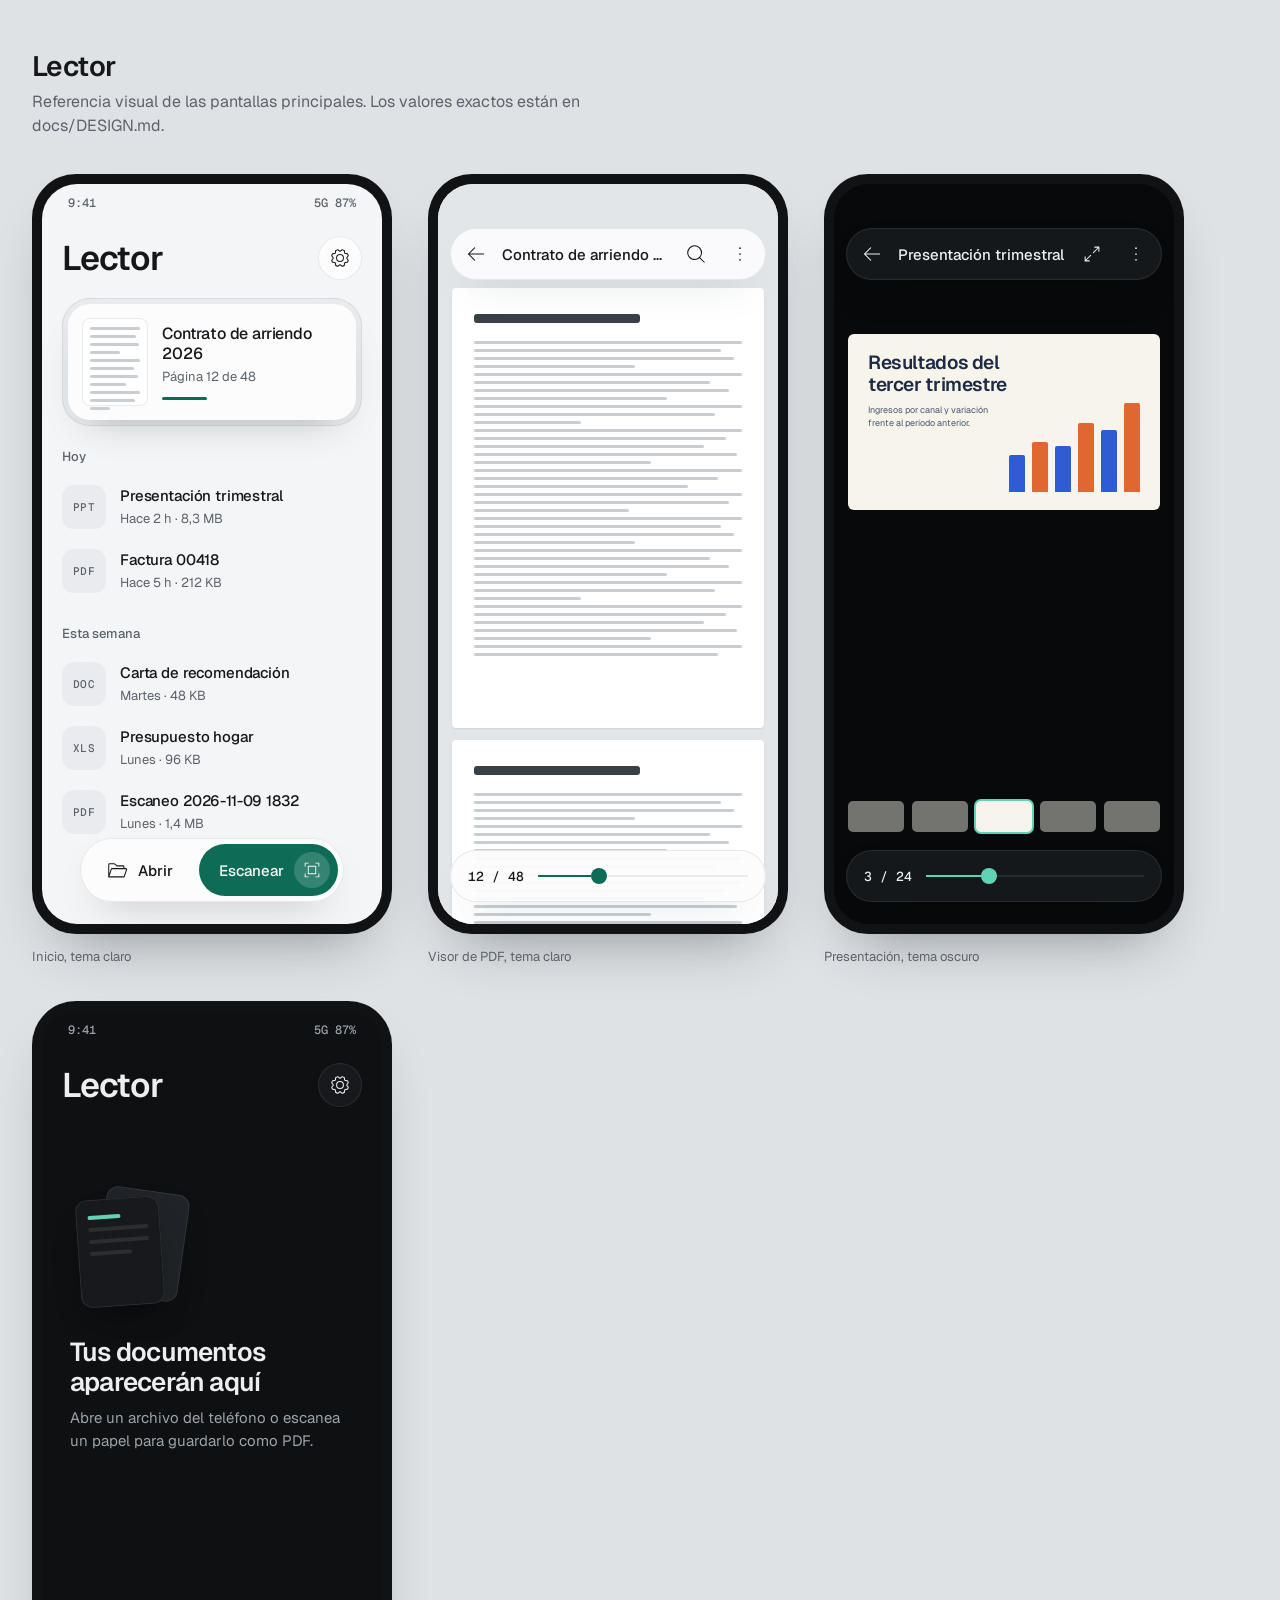
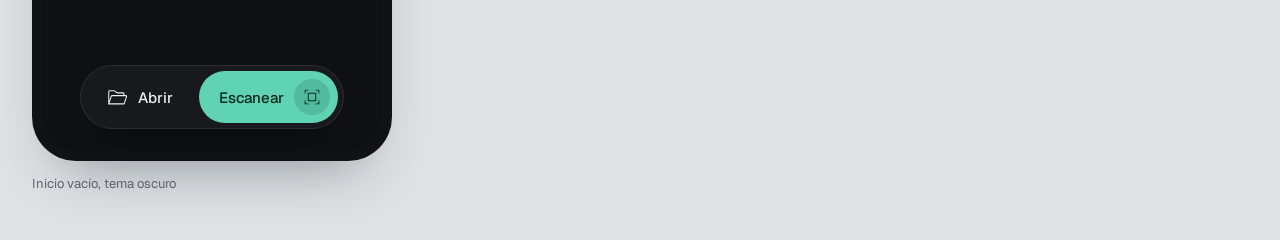
<file: docs/design/mockup.html>
<!doctype html><html lang="es"><head><meta charset="utf-8"><meta name="viewport" content="width=device-width,initial-scale=1"><title>Lector - referencia de diseño</title>
<link href="https://fonts.googleapis.com/css2?family=Geist:wght@400;500;600&family=Geist+Mono:wght@400;500&display=swap" rel="stylesheet"><style>
*{box-sizing:border-box;margin:0}
body{font-family:"Geist",system-ui,sans-serif;background:#DFE2E5;padding:48px 32px;color:#15171A}
h1{font-size:28px;font-weight:600;letter-spacing:-.02em}
.lead{color:#5C636B;margin:6px 0 36px;max-width:60ch;line-height:1.5}
.row{display:flex;gap:36px;flex-wrap:wrap}
figure{display:flex;flex-direction:column;gap:14px}
figcaption{font-size:13px;color:#5C636B}
.phone{width:360px;height:760px;border-radius:44px;padding:10px;background:#101214;box-shadow:0 30px 60px -30px rgba(20,30,40,.45)}
.screen{position:relative;width:100%;height:100%;border-radius:35px;overflow:hidden;background:var(--bg);color:var(--text);
 --bg:#F4F5F6;--surface:#FCFCFD;--sunken:#E9EBEE;--text:#15171A;--muted:#5C636B;--line:rgba(21,23,26,.08);
 --accent:#0E6B56;--on-accent:#F4FBF8;--accent-soft:#DDEEE8;--canvas:#E3E6E9;--shadow:0 18px 40px -22px rgba(20,40,50,.35)}
.dark{--bg:#0E1012;--surface:#17191C;--sunken:#202327;--text:#ECEEF0;--muted:#9BA3AB;--line:rgba(236,238,240,.09);
 --accent:#5FD3B3;--on-accent:#06281F;--accent-soft:#16332C;--canvas:#08090A;--shadow:0 18px 40px -22px rgba(0,0,0,.8)}
.status{height:38px;display:flex;justify-content:space-between;align-items:center;padding:0 26px;font:500 12px "Geist Mono",monospace;color:var(--muted)}
.pad{padding:0 20px}
.top{display:flex;justify-content:space-between;align-items:center;padding:14px 20px 18px}
.top h2{font-size:34px;font-weight:600;letter-spacing:-.035em}
.iconbtn{width:44px;height:44px;border-radius:999px;display:grid;place-items:center;color:var(--text)}
.iconbtn.fill{background:var(--surface);box-shadow:inset 0 0 0 1px var(--line)}
.label{font-size:13px;font-weight:500;color:var(--muted);margin:22px 0 10px}
.bezel{padding:6px;border-radius:28px;background:var(--sunken);box-shadow:inset 0 0 0 1px var(--line)}
.core{border-radius:22px;background:var(--surface);padding:14px;display:flex;gap:14px;align-items:center;box-shadow:var(--shadow)}
.thumb{width:66px;height:88px;border-radius:8px;background:#fff;box-shadow:inset 0 0 0 1px rgba(0,0,0,.08);padding:9px 8px;flex:none}
.thumb i,.page i{display:block;height:3px;border-radius:2px;background:#C9CED3;margin-bottom:5px}
.name{font-size:16px;font-weight:500;letter-spacing:-.01em;line-height:1.25}
.meta{font-size:13px;color:var(--muted);margin-top:4px}
.prog{height:3px;border-radius:2px;background:var(--accent);width:25%;margin-top:12px}
.item{display:flex;gap:14px;align-items:center;padding:10px 0}
.tile{width:44px;height:44px;border-radius:12px;background:var(--sunken);display:grid;place-items:center;font:500 11px "Geist Mono",monospace;letter-spacing:.04em;color:var(--muted);flex:none}
.item .name{font-size:15px}
.dock{position:absolute;left:50%;bottom:22px;transform:translateX(-50%);display:flex;gap:6px;padding:6px;border-radius:999px;background:var(--surface);box-shadow:inset 0 0 0 1px var(--line),var(--shadow)}
.btn{height:52px;border-radius:999px;display:flex;align-items:center;gap:10px;font-size:15px;font-weight:500;padding:0 20px;white-space:nowrap}
.btn.pri{background:var(--accent);color:var(--on-accent);padding-right:8px}
.btn.pri span{width:36px;height:36px;border-radius:999px;background:rgba(255,255,255,.16);display:grid;place-items:center}
.dark .btn.pri span{background:rgba(6,40,31,.14)}
.canvas{position:absolute;inset:0;background:var(--canvas);padding:104px 14px 0}
.page{background:#fff;border-radius:4px;padding:26px 22px;height:440px;margin-bottom:12px;box-shadow:0 1px 2px rgba(0,0,0,.08)}
.page b{display:block;height:9px;width:62%;border-radius:3px;background:#3A4047;margin-bottom:18px}
.bar{position:absolute;left:12px;right:12px;display:flex;align-items:center;border-radius:999px;background:color-mix(in srgb,var(--surface) 94%,transparent);box-shadow:inset 0 0 0 1px var(--line),var(--shadow)}
.bar.t{top:44px;height:52px;padding:0 4px}
.bar.t .ttl{flex:1;font-size:15px;font-weight:500;overflow:hidden;text-overflow:ellipsis;white-space:nowrap;padding:0 4px}
.bar.b{bottom:22px;height:52px;padding:0 18px;gap:14px}
.count{font:500 13px "Geist Mono",monospace;color:var(--text);white-space:nowrap}
.track{flex:1;height:2px;background:var(--line);border-radius:2px;position:relative}
.track::after{content:"";position:absolute;left:25%;top:-7px;width:16px;height:16px;border-radius:99px;background:var(--accent)}
.track::before{content:"";position:absolute;left:0;top:0;height:2px;width:25%;background:var(--accent)}
.slide{aspect-ratio:16/9;background:#F7F4EC;border-radius:6px;margin:150px 14px 0;padding:18px 20px;position:relative;overflow:hidden;color:#1D2A44}
.slide h3{font-size:19px;font-weight:600;letter-spacing:-.02em;max-width:60%;line-height:1.15}
.slide p{font-size:9px;margin-top:8px;max-width:48%;line-height:1.45;color:#48566F}
.bars{position:absolute;right:20px;bottom:18px;display:flex;gap:7px;align-items:flex-end;height:96px}
.bars u{width:16px;background:#2F5BD3;border-radius:2px 2px 0 0}
.bars u:nth-child(2n){background:#E0672F}
.film{position:absolute;left:0;right:0;bottom:92px;display:flex;gap:8px;padding:0 14px}
.film div{flex:1;aspect-ratio:16/9;border-radius:5px;background:#F7F4EC;opacity:.45}
.film .on{opacity:1;box-shadow:0 0 0 2px var(--accent)}
.empty{position:absolute;inset:0;display:flex;flex-direction:column;justify-content:center;padding:0 28px 120px}
.empty h3{font-size:26px;font-weight:600;letter-spacing:-.03em;line-height:1.15}
.empty p{color:var(--muted);margin-top:10px;font-size:15px;line-height:1.5;max-width:28ch}
.stack{position:relative;width:120px;height:120px;margin-bottom:28px}
.stack div{position:absolute;width:84px;height:108px;border-radius:12px;background:var(--surface);box-shadow:inset 0 0 0 1px var(--line),var(--shadow)}
.stack div:nth-child(1){left:30px;top:0;transform:rotate(8deg);background:var(--sunken)}
.stack div:nth-child(2){left:8px;top:8px;transform:rotate(-4deg);padding:16px 12px}
.stack i{display:block;height:4px;border-radius:2px;background:var(--line);margin-bottom:8px}
.stack i:first-child{background:var(--accent);width:55%}
</style></head><body>
<h1>Lector</h1><p class="lead">Referencia visual de las pantallas principales. Los valores exactos están en docs/DESIGN.md.</p><div class="row">
<figure><div class="phone"><div class="screen"><div class="status"><span>9:41</span><span>5G 87%</span></div><div class="top"><h2>Lector</h2><div class="iconbtn fill"><svg width="22" height="22" aria-hidden="true" xmlns="http://www.w3.org/2000/svg" viewBox="0 0 256 256" fill="currentColor"><path d="M128,82a46,46,0,1,0,46,46A46.06,46.06,0,0,0,128,82Zm0,80a34,34,0,1,1,34-34A34,34,0,0,1,128,162ZM214,130.84c.06-1.89.06-3.79,0-5.68L229.33,106a6,6,0,0,0,1.11-5.29A105.34,105.34,0,0,0,219.76,74.9a6,6,0,0,0-4.53-3l-24.45-2.71q-1.93-2.07-4-4l-2.72-24.46a6,6,0,0,0-3-4.53,105.65,105.65,0,0,0-25.77-10.66A6,6,0,0,0,150,26.68l-19.2,15.37c-1.89-.06-3.79-.06-5.68,0L106,26.67a6,6,0,0,0-5.29-1.11A105.34,105.34,0,0,0,74.9,36.24a6,6,0,0,0-3,4.53L69.23,65.22q-2.07,1.94-4,4L40.76,72a6,6,0,0,0-4.53,3,105.65,105.65,0,0,0-10.66,25.77A6,6,0,0,0,26.68,106l15.37,19.2c-.06,1.89-.06,3.79,0,5.68L26.67,150.05a6,6,0,0,0-1.11,5.29A105.34,105.34,0,0,0,36.24,181.1a6,6,0,0,0,4.53,3l24.45,2.71q1.94,2.07,4,4L72,215.24a6,6,0,0,0,3,4.53,105.65,105.65,0,0,0,25.77,10.66,6,6,0,0,0,5.29-1.11L125.16,214c1.89.06,3.79.06,5.68,0l19.21,15.38a6,6,0,0,0,3.75,1.31,6.2,6.2,0,0,0,1.54-.2,105.34,105.34,0,0,0,25.76-10.68,6,6,0,0,0,3-4.53l2.71-24.45q2.07-1.93,4-4l24.46-2.72a6,6,0,0,0,4.53-3,105.49,105.49,0,0,0,10.66-25.77,6,6,0,0,0-1.11-5.29Zm-3.1,41.63-23.64,2.63a6,6,0,0,0-3.82,2,75.14,75.14,0,0,1-6.31,6.31,6,6,0,0,0-2,3.82l-2.63,23.63A94.28,94.28,0,0,1,155.14,218l-18.57-14.86a6,6,0,0,0-3.75-1.31h-.36a78.07,78.07,0,0,1-8.92,0,6,6,0,0,0-4.11,1.3L100.87,218a94.13,94.13,0,0,1-17.34-7.17L80.9,187.21a6,6,0,0,0-2-3.82,75.14,75.14,0,0,1-6.31-6.31,6,6,0,0,0-3.82-2l-23.63-2.63A94.28,94.28,0,0,1,38,155.14l14.86-18.57a6,6,0,0,0,1.3-4.11,78.07,78.07,0,0,1,0-8.92,6,6,0,0,0-1.3-4.11L38,100.87a94.13,94.13,0,0,1,7.17-17.34L68.79,80.9a6,6,0,0,0,3.82-2,75.14,75.14,0,0,1,6.31-6.31,6,6,0,0,0,2-3.82l2.63-23.63A94.28,94.28,0,0,1,100.86,38l18.57,14.86a6,6,0,0,0,4.11,1.3,78.07,78.07,0,0,1,8.92,0,6,6,0,0,0,4.11-1.3L155.13,38a94.13,94.13,0,0,1,17.34,7.17l2.63,23.64a6,6,0,0,0,2,3.82,75.14,75.14,0,0,1,6.31,6.31,6,6,0,0,0,3.82,2l23.63,2.63A94.28,94.28,0,0,1,218,100.86l-14.86,18.57a6,6,0,0,0-1.3,4.11,78.07,78.07,0,0,1,0,8.92,6,6,0,0,0,1.3,4.11L218,155.13A94.13,94.13,0,0,1,210.85,172.47Z"/></svg></div></div>
<div class="pad"><div class="bezel"><div class="core"><div class="thumb"><i style="width:100%"></i><i style="width:92%"></i><i style="width:97%"></i><i style="width:60%"></i><i style="width:100%"></i><i style="width:88%"></i><i style="width:95%"></i><i style="width:72%"></i><i style="width:100%"></i><i style="width:90%"></i><i style="width:40%"></i></div><div style="flex:1"><div class="name">Contrato de arriendo 2026</div><div class="meta">Página 12 de 48</div><div class="prog"></div></div></div></div>
<div class="label">Hoy</div><div class="item"><div class="tile">PPT</div><div><div class="name">Presentación trimestral</div><div class="meta">Hace 2 h · 8,3 MB</div></div></div><div class="item"><div class="tile">PDF</div><div><div class="name">Factura 00418</div><div class="meta">Hace 5 h · 212 KB</div></div></div>
<div class="label">Esta semana</div><div class="item"><div class="tile">DOC</div><div><div class="name">Carta de recomendación</div><div class="meta">Martes · 48 KB</div></div></div><div class="item"><div class="tile">XLS</div><div><div class="name">Presupuesto hogar</div><div class="meta">Lunes · 96 KB</div></div></div><div class="item"><div class="tile">PDF</div><div><div class="name">Escaneo 2026-11-09 1832</div><div class="meta">Lunes · 1,4 MB</div></div></div></div><div class="dock"><div class="btn"><svg width="22" height="22" aria-hidden="true" xmlns="http://www.w3.org/2000/svg" viewBox="0 0 256 256" fill="currentColor"><path d="M243.36,111.81A14,14,0,0,0,232,106H214V88a14,14,0,0,0-14-14H130L101.74,52.8a14.06,14.06,0,0,0-8.4-2.8H40A14,14,0,0,0,26,64V208a6,6,0,0,0,6,6H211.1a6,6,0,0,0,5.69-4.1l28.49-85.47A14,14,0,0,0,243.36,111.81ZM40,62H93.34a2,2,0,0,1,1.2.4L124.4,84.8A6,6,0,0,0,128,86h72a2,2,0,0,1,2,2v18H69.77a14,14,0,0,0-13.28,9.57L38,171V64A2,2,0,0,1,40,62Zm193.9,58.63L206.78,202H40.33l27.54-82.63a2,2,0,0,1,1.9-1.37H232a2,2,0,0,1,1.9,2.63Z"/></svg>Abrir</div><div class="btn pri">Escanear<span><svg width="20" height="20" aria-hidden="true" xmlns="http://www.w3.org/2000/svg" viewBox="0 0 256 256" fill="currentColor"><path d="M222,40V80a6,6,0,0,1-12,0V46H176a6,6,0,0,1,0-12h40A6,6,0,0,1,222,40ZM80,210H46V176a6,6,0,0,0-12,0v40a6,6,0,0,0,6,6H80a6,6,0,0,0,0-12Zm136-40a6,6,0,0,0-6,6v34H176a6,6,0,0,0,0,12h40a6,6,0,0,0,6-6V176A6,6,0,0,0,216,170ZM40,86a6,6,0,0,0,6-6V46H80a6,6,0,0,0,0-12H40a6,6,0,0,0-6,6V80A6,6,0,0,0,40,86ZM80,74h96a6,6,0,0,1,6,6v96a6,6,0,0,1-6,6H80a6,6,0,0,1-6-6V80A6,6,0,0,1,80,74Zm6,96h84V86H86Z"/></svg></span></div></div></div></div><figcaption>Inicio, tema claro</figcaption></figure><figure><div class="phone"><div class="screen"><div class="status"><span>9:41</span><span>5G 87%</span></div><div class="canvas"><div class="page"><b></b><i style="width:100%"></i><i style="width:92%"></i><i style="width:97%"></i><i style="width:60%"></i><i style="width:100%"></i><i style="width:88%"></i><i style="width:95%"></i><i style="width:72%"></i><i style="width:100%"></i><i style="width:90%"></i><i style="width:40%"></i><i style="width:100%"></i><i style="width:94%"></i><i style="width:86%"></i><i style="width:98%"></i><i style="width:66%"></i><i style="width:100%"></i><i style="width:91%"></i><i style="width:80%"></i><i style="width:100%"></i><i style="width:95%"></i><i style="width:58%"></i><i style="width:100%"></i><i style="width:92%"></i><i style="width:97%"></i><i style="width:60%"></i><i style="width:100%"></i><i style="width:88%"></i><i style="width:95%"></i><i style="width:72%"></i><i style="width:100%"></i><i style="width:90%"></i><i style="width:40%"></i><i style="width:100%"></i><i style="width:94%"></i><i style="width:86%"></i><i style="width:98%"></i><i style="width:66%"></i><i style="width:100%"></i><i style="width:91%"></i></div><div class="page"><b></b><i style="width:100%"></i><i style="width:92%"></i><i style="width:97%"></i><i style="width:60%"></i><i style="width:100%"></i><i style="width:88%"></i><i style="width:95%"></i><i style="width:72%"></i><i style="width:100%"></i><i style="width:90%"></i><i style="width:40%"></i><i style="width:100%"></i><i style="width:94%"></i><i style="width:86%"></i><i style="width:98%"></i><i style="width:66%"></i><i style="width:100%"></i><i style="width:91%"></i><i style="width:80%"></i><i style="width:100%"></i></div></div>
<div class="bar t"><div class="iconbtn"><svg width="22" height="22" aria-hidden="true" xmlns="http://www.w3.org/2000/svg" viewBox="0 0 256 256" fill="currentColor"><path d="M222,128a6,6,0,0,1-6,6H54.49l61.75,61.76a6,6,0,1,1-8.48,8.48l-72-72a6,6,0,0,1,0-8.48l72-72a6,6,0,0,1,8.48,8.48L54.49,122H216A6,6,0,0,1,222,128Z"/></svg></div><div class="ttl">Contrato de arriendo 2026</div><div class="iconbtn"><svg width="22" height="22" aria-hidden="true" xmlns="http://www.w3.org/2000/svg" viewBox="0 0 256 256" fill="currentColor"><path d="M228.24,219.76l-51.38-51.38a86.15,86.15,0,1,0-8.48,8.48l51.38,51.38a6,6,0,0,0,8.48-8.48ZM38,112a74,74,0,1,1,74,74A74.09,74.09,0,0,1,38,112Z"/></svg></div><div class="iconbtn"><svg width="22" height="22" aria-hidden="true" xmlns="http://www.w3.org/2000/svg" viewBox="0 0 256 256" fill="currentColor"><path d="M118,60a10,10,0,1,1,10,10A10,10,0,0,1,118,60Zm10,58a10,10,0,1,0,10,10A10,10,0,0,0,128,118Zm0,68a10,10,0,1,0,10,10A10,10,0,0,0,128,186Z"/></svg></div></div>
<div class="bar b"><span class="count">12 / 48</span><div class="track"></div></div></div></div><figcaption>Visor de PDF, tema claro</figcaption></figure><figure><div class="phone"><div class="screen dark"><div class="status"><span>9:41</span><span>5G 87%</span></div><div class="canvas" style="padding:0"><div class="slide"><h3>Resultados del tercer trimestre</h3><p>Ingresos por canal y variación frente al periodo anterior.</p><div class="bars"><u style="height:38%"></u><u style="height:52%"></u><u style="height:47%"></u><u style="height:71%"></u><u style="height:64%"></u><u style="height:92%"></u></div></div>
<div class="film"><div></div><div></div><div class="on"></div><div></div><div></div></div></div>
<div class="bar t"><div class="iconbtn"><svg width="22" height="22" aria-hidden="true" xmlns="http://www.w3.org/2000/svg" viewBox="0 0 256 256" fill="currentColor"><path d="M222,128a6,6,0,0,1-6,6H54.49l61.75,61.76a6,6,0,1,1-8.48,8.48l-72-72a6,6,0,0,1,0-8.48l72-72a6,6,0,0,1,8.48,8.48L54.49,122H216A6,6,0,0,1,222,128Z"/></svg></div><div class="ttl">Presentación trimestral</div><div class="iconbtn"><svg width="22" height="22" aria-hidden="true" xmlns="http://www.w3.org/2000/svg" viewBox="0 0 256 256" fill="currentColor"><path d="M214,48V96a6,6,0,0,1-12,0V62.48l-53.76,53.76a6,6,0,0,1-8.48-8.48L193.52,54H160a6,6,0,0,1,0-12h48A6,6,0,0,1,214,48ZM107.76,139.76,54,193.52V160a6,6,0,0,0-12,0v48a6,6,0,0,0,6,6H96a6,6,0,0,0,0-12H62.48l53.76-53.76a6,6,0,0,0-8.48-8.48Z"/></svg></div><div class="iconbtn"><svg width="22" height="22" aria-hidden="true" xmlns="http://www.w3.org/2000/svg" viewBox="0 0 256 256" fill="currentColor"><path d="M118,60a10,10,0,1,1,10,10A10,10,0,0,1,118,60Zm10,58a10,10,0,1,0,10,10A10,10,0,0,0,128,118Zm0,68a10,10,0,1,0,10,10A10,10,0,0,0,128,186Z"/></svg></div></div>
<div class="bar b"><span class="count">3 / 24</span><div class="track" style="--p:12%"></div></div></div></div><figcaption>Presentación, tema oscuro</figcaption></figure><figure><div class="phone"><div class="screen dark"><div class="status"><span>9:41</span><span>5G 87%</span></div><div class="top"><h2>Lector</h2><div class="iconbtn fill"><svg width="22" height="22" aria-hidden="true" xmlns="http://www.w3.org/2000/svg" viewBox="0 0 256 256" fill="currentColor"><path d="M128,82a46,46,0,1,0,46,46A46.06,46.06,0,0,0,128,82Zm0,80a34,34,0,1,1,34-34A34,34,0,0,1,128,162ZM214,130.84c.06-1.89.06-3.79,0-5.68L229.33,106a6,6,0,0,0,1.11-5.29A105.34,105.34,0,0,0,219.76,74.9a6,6,0,0,0-4.53-3l-24.45-2.71q-1.93-2.07-4-4l-2.72-24.46a6,6,0,0,0-3-4.53,105.65,105.65,0,0,0-25.77-10.66A6,6,0,0,0,150,26.68l-19.2,15.37c-1.89-.06-3.79-.06-5.68,0L106,26.67a6,6,0,0,0-5.29-1.11A105.34,105.34,0,0,0,74.9,36.24a6,6,0,0,0-3,4.53L69.23,65.22q-2.07,1.94-4,4L40.76,72a6,6,0,0,0-4.53,3,105.65,105.65,0,0,0-10.66,25.77A6,6,0,0,0,26.68,106l15.37,19.2c-.06,1.89-.06,3.79,0,5.68L26.67,150.05a6,6,0,0,0-1.11,5.29A105.34,105.34,0,0,0,36.24,181.1a6,6,0,0,0,4.53,3l24.45,2.71q1.94,2.07,4,4L72,215.24a6,6,0,0,0,3,4.53,105.65,105.65,0,0,0,25.77,10.66,6,6,0,0,0,5.29-1.11L125.16,214c1.89.06,3.79.06,5.68,0l19.21,15.38a6,6,0,0,0,3.75,1.31,6.2,6.2,0,0,0,1.54-.2,105.34,105.34,0,0,0,25.76-10.68,6,6,0,0,0,3-4.53l2.71-24.45q2.07-1.93,4-4l24.46-2.72a6,6,0,0,0,4.53-3,105.49,105.49,0,0,0,10.66-25.77,6,6,0,0,0-1.11-5.29Zm-3.1,41.63-23.64,2.63a6,6,0,0,0-3.82,2,75.14,75.14,0,0,1-6.31,6.31,6,6,0,0,0-2,3.82l-2.63,23.63A94.28,94.28,0,0,1,155.14,218l-18.57-14.86a6,6,0,0,0-3.75-1.31h-.36a78.07,78.07,0,0,1-8.92,0,6,6,0,0,0-4.11,1.3L100.87,218a94.13,94.13,0,0,1-17.34-7.17L80.9,187.21a6,6,0,0,0-2-3.82,75.14,75.14,0,0,1-6.31-6.31,6,6,0,0,0-3.82-2l-23.63-2.63A94.28,94.28,0,0,1,38,155.14l14.86-18.57a6,6,0,0,0,1.3-4.11,78.07,78.07,0,0,1,0-8.92,6,6,0,0,0-1.3-4.11L38,100.87a94.13,94.13,0,0,1,7.17-17.34L68.79,80.9a6,6,0,0,0,3.82-2,75.14,75.14,0,0,1,6.31-6.31,6,6,0,0,0,2-3.82l2.63-23.63A94.28,94.28,0,0,1,100.86,38l18.57,14.86a6,6,0,0,0,4.11,1.3,78.07,78.07,0,0,1,8.92,0,6,6,0,0,0,4.11-1.3L155.13,38a94.13,94.13,0,0,1,17.34,7.17l2.63,23.64a6,6,0,0,0,2,3.82,75.14,75.14,0,0,1,6.31,6.31,6,6,0,0,0,3.82,2l23.63,2.63A94.28,94.28,0,0,1,218,100.86l-14.86,18.57a6,6,0,0,0-1.3,4.11,78.07,78.07,0,0,1,0,8.92,6,6,0,0,0,1.3,4.11L218,155.13A94.13,94.13,0,0,1,210.85,172.47Z"/></svg></div></div>
<div class="empty"><div class="stack"><div></div><div><i></i><i></i><i></i><i style="width:70%"></i></div></div><h3>Tus documentos aparecerán aquí</h3><p>Abre un archivo del teléfono o escanea un papel para guardarlo como PDF.</p></div><div class="dock"><div class="btn"><svg width="22" height="22" aria-hidden="true" xmlns="http://www.w3.org/2000/svg" viewBox="0 0 256 256" fill="currentColor"><path d="M243.36,111.81A14,14,0,0,0,232,106H214V88a14,14,0,0,0-14-14H130L101.74,52.8a14.06,14.06,0,0,0-8.4-2.8H40A14,14,0,0,0,26,64V208a6,6,0,0,0,6,6H211.1a6,6,0,0,0,5.69-4.1l28.49-85.47A14,14,0,0,0,243.36,111.81ZM40,62H93.34a2,2,0,0,1,1.2.4L124.4,84.8A6,6,0,0,0,128,86h72a2,2,0,0,1,2,2v18H69.77a14,14,0,0,0-13.28,9.57L38,171V64A2,2,0,0,1,40,62Zm193.9,58.63L206.78,202H40.33l27.54-82.63a2,2,0,0,1,1.9-1.37H232a2,2,0,0,1,1.9,2.63Z"/></svg>Abrir</div><div class="btn pri">Escanear<span><svg width="20" height="20" aria-hidden="true" xmlns="http://www.w3.org/2000/svg" viewBox="0 0 256 256" fill="currentColor"><path d="M222,40V80a6,6,0,0,1-12,0V46H176a6,6,0,0,1,0-12h40A6,6,0,0,1,222,40ZM80,210H46V176a6,6,0,0,0-12,0v40a6,6,0,0,0,6,6H80a6,6,0,0,0,0-12Zm136-40a6,6,0,0,0-6,6v34H176a6,6,0,0,0,0,12h40a6,6,0,0,0,6-6V176A6,6,0,0,0,216,170ZM40,86a6,6,0,0,0,6-6V46H80a6,6,0,0,0,0-12H40a6,6,0,0,0-6,6V80A6,6,0,0,0,40,86ZM80,74h96a6,6,0,0,1,6,6v96a6,6,0,0,1-6,6H80a6,6,0,0,1-6-6V80A6,6,0,0,1,80,74Zm6,96h84V86H86Z"/></svg></span></div></div></div></div><figcaption>Inicio vacío, tema oscuro</figcaption></figure></div></body></html>
</file>
